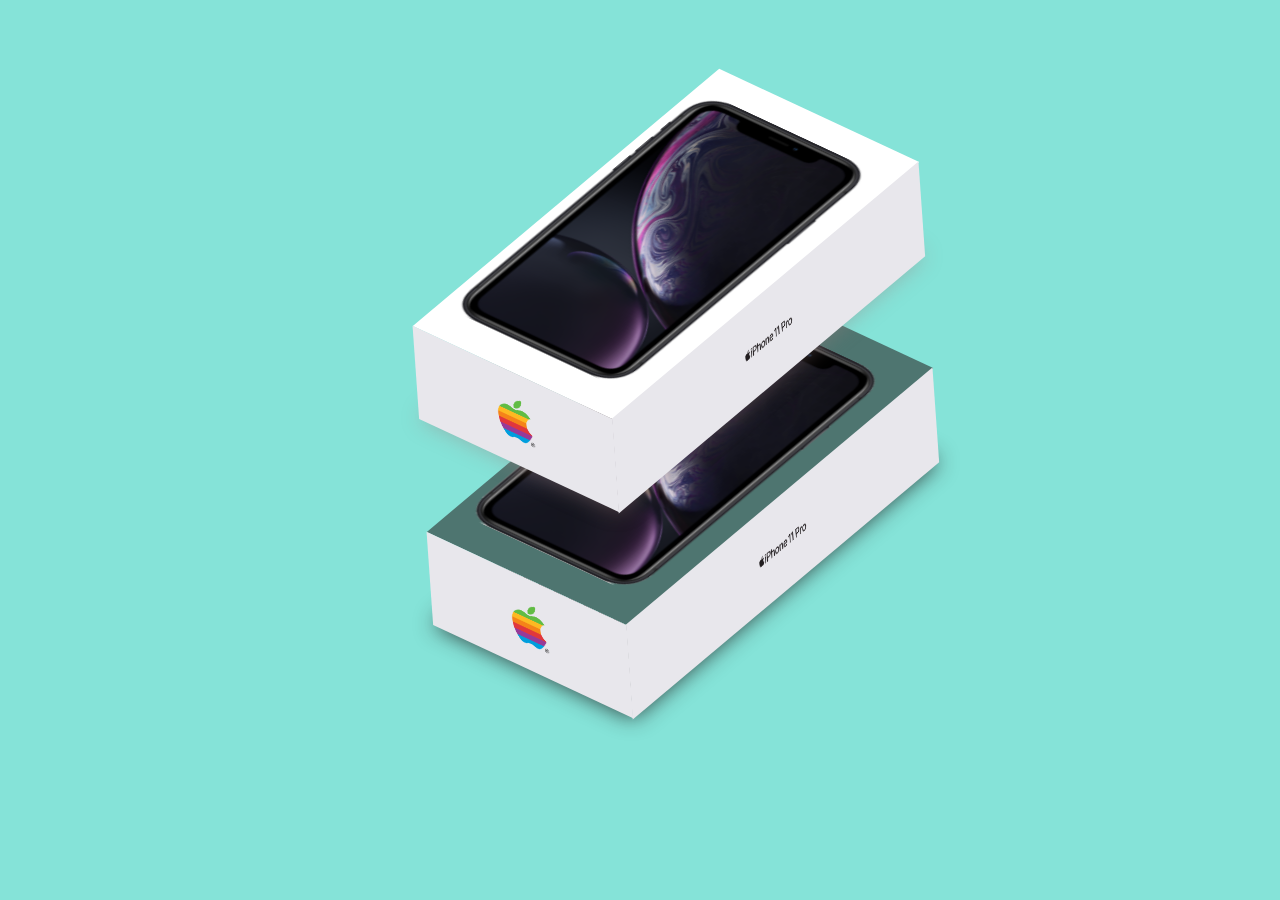
<file: apple-play/index.html>
<!DOCTYPE html>
<html lang="pt-BR">
<head>
    <meta charset="UTF-8">
    <meta name="viewport" content="width=device-width, initial-scale=1.0">
    <title>Document</title>
    <link rel="stylesheet" href="estilo.css">
    
</head>
<body>
    <div class="center">
        <div class="box">

        </div>
    </div>

    <div class="left">
        <div class="box02">

        </div>
    </div>
</body>
</html>
</file>
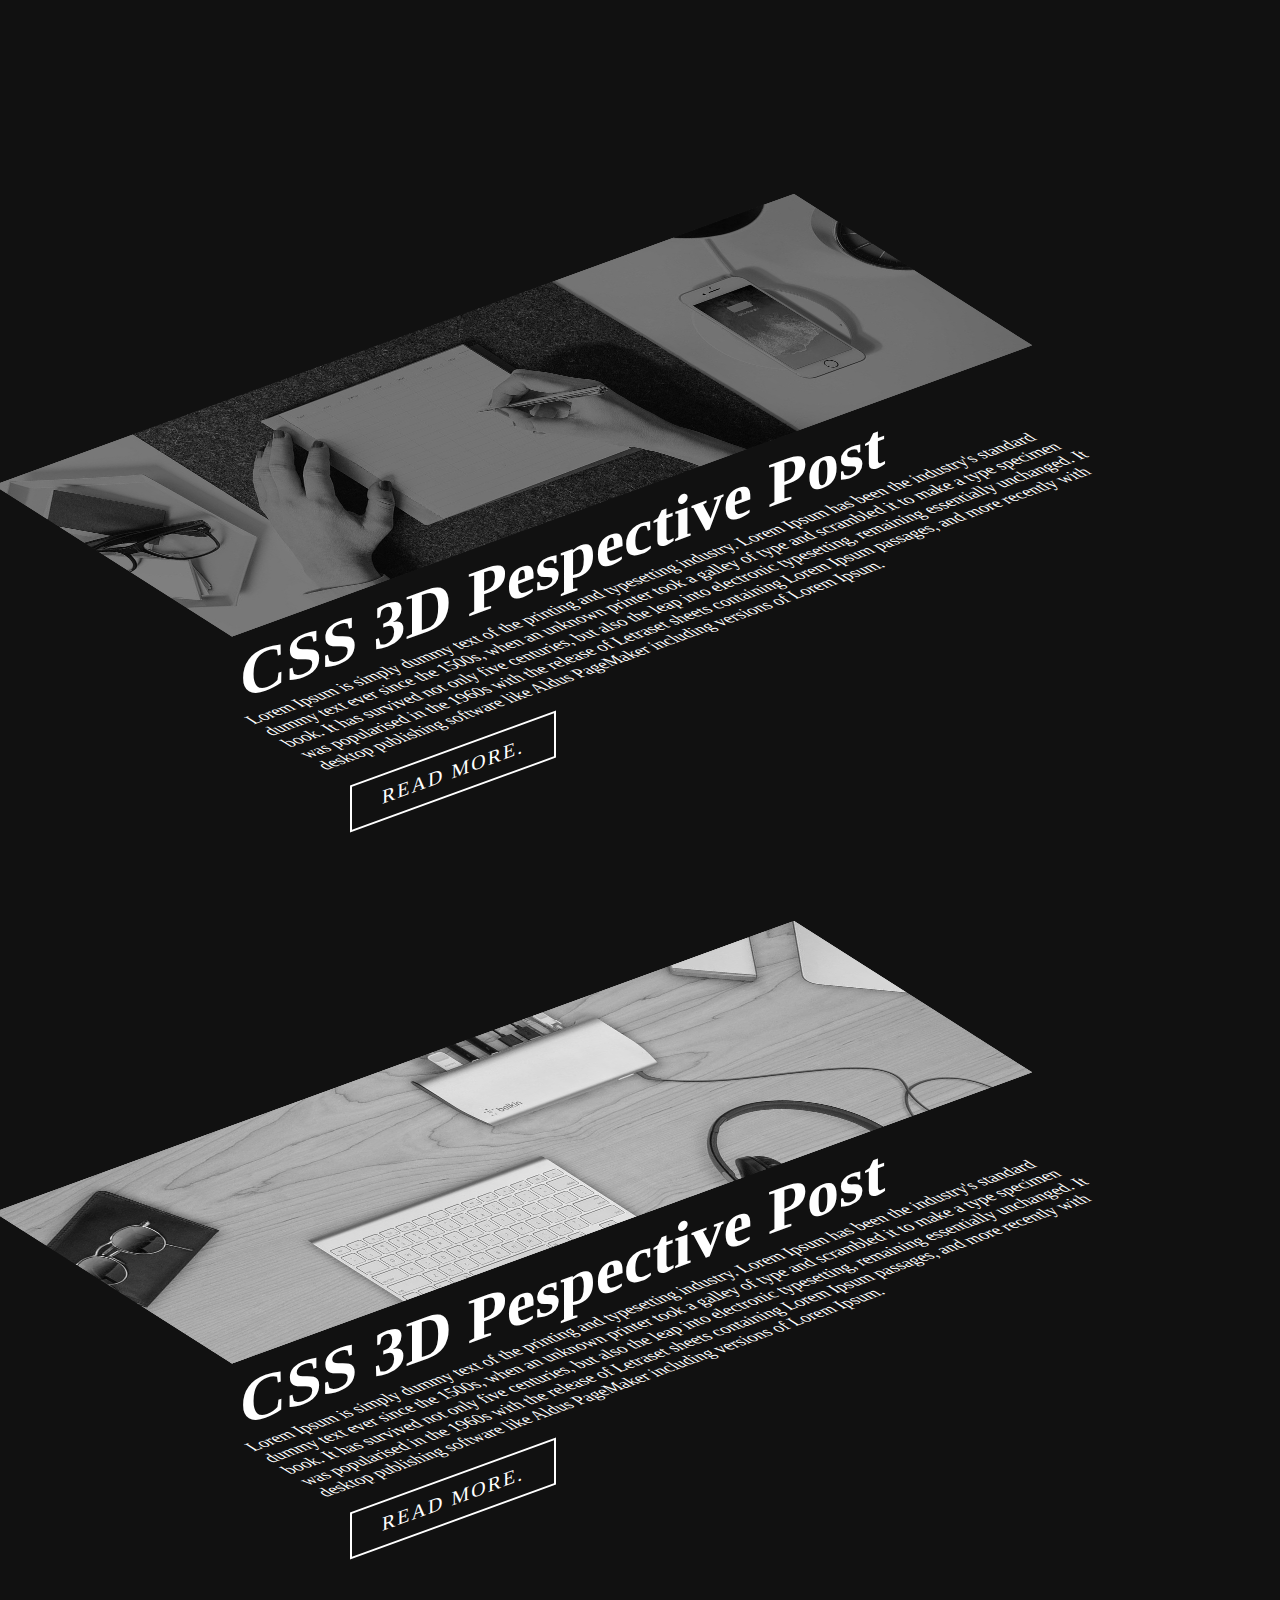
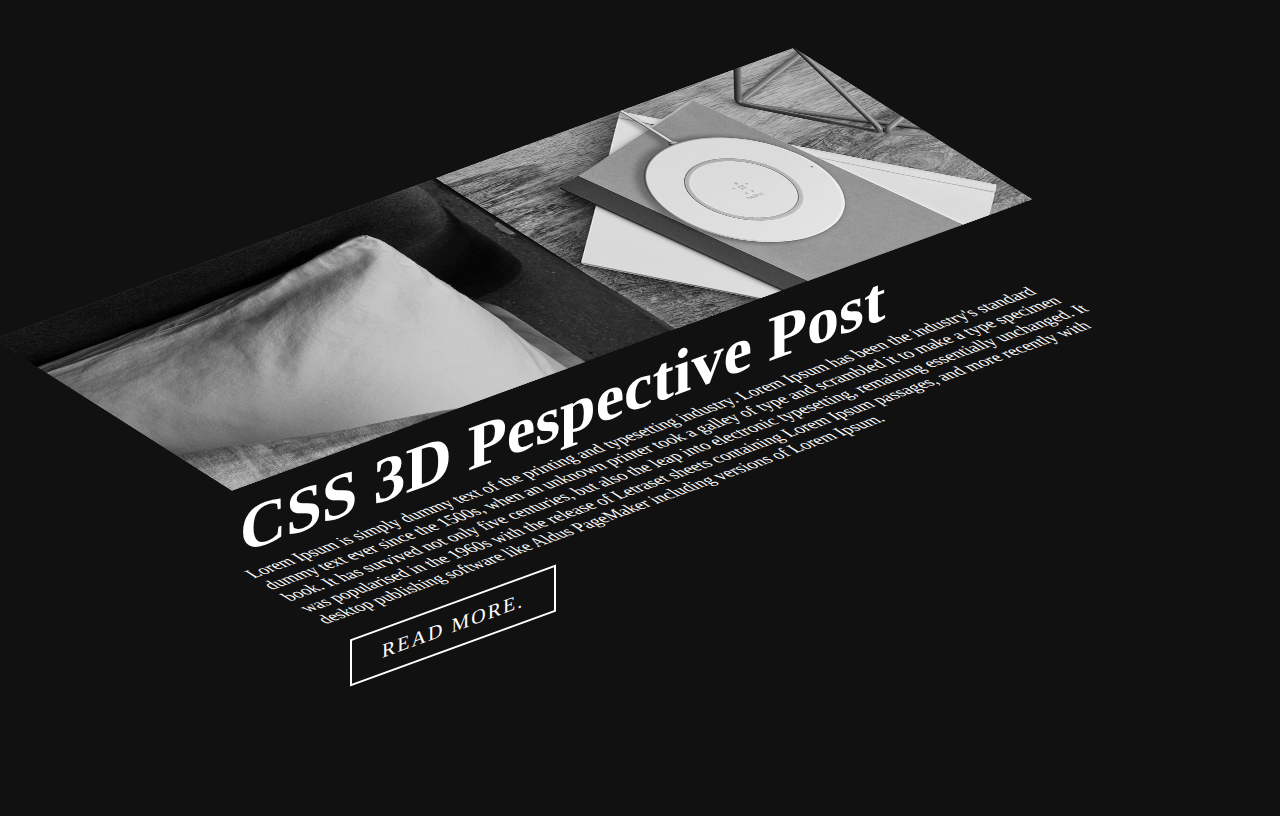
<file: efeito_3D/index.html>
<!DOCTYPE html>
<html lang="pt-BR">

<head>
    <link href="https://fonts.googleapis.com/css?family=Roboto&display=swap" rel="stylesheet">

    <meta charset="UTF-8">
    <meta name="viewport" content="width=device-width, initial-scale=1.0">
    <link rel="stylesheet" href="style.css">
    <title>Document</title>
</head>

<body>
    <div class="container">
        <div class="imgBx">
            <img src="./imagens/imagem01.jpg" alt="imagem01" >
            <img src="./imagens/imagem01.jpg" alt="imagem01" >
            <img src="./imagens/imagem01.jpg" alt="imagem01" >
        </div>
        <h2>CSS 3D Pespective Post</h2>
        <div class="skew">
            <p>Lorem Ipsum is simply dummy text of the printing and typesetting industry. Lorem Ipsum has been the
                industry's standard dummy text ever since the 1500s, when an unknown printer took a galley of type and
                scrambled it to make a type specimen book. It has survived not only five centuries, but also the leap
                into electronic typesetting, remaining essentially unchanged. It was popularised in the 1960s with the
                release of Letraset sheets containing Lorem Ipsum passages, and more recently with desktop publishing
                software like Aldus PageMaker including versions of Lorem Ipsum.</p>
                <a href="#">READ MORE.</a>
        </div>
    </div>

    <div class="container">
        <div class="imgBx">
            <img src="./imagens/imagem02.jpg" alt="imagem01" >
            <img src="./imagens/imagem02.jpg" alt="imagem01" >
            <img src="./imagens/imagem02.jpg" alt="imagem01" >
        </div>
        <h2>CSS 3D Pespective Post</h2>
        <div class="skew">
            <p>Lorem Ipsum is simply dummy text of the printing and typesetting industry. Lorem Ipsum has been the
                industry's standard dummy text ever since the 1500s, when an unknown printer took a galley of type and
                scrambled it to make a type specimen book. It has survived not only five centuries, but also the leap
                into electronic typesetting, remaining essentially unchanged. It was popularised in the 1960s with the
                release of Letraset sheets containing Lorem Ipsum passages, and more recently with desktop publishing
                software like Aldus PageMaker including versions of Lorem Ipsum.</p>
                <a href="#">READ MORE.</a>
        </div>
    </div>

    <div class="container">
        <div class="imgBx">
            <img src="./imagens/imagem03.jpg" alt="imagem01" >
            <img src="./imagens/imagem03.jpg" alt="imagem01" >
            <img src="./imagens/imagem03.jpg" alt="imagem01" >
        </div>
        <h2>CSS 3D Pespective Post</h2>
        <div class="skew">
            <p>Lorem Ipsum is simply dummy text of the printing and typesetting industry. Lorem Ipsum has been the
                industry's standard dummy text ever since the 1500s, when an unknown printer took a galley of type and
                scrambled it to make a type specimen book. It has survived not only five centuries, but also the leap
                into electronic typesetting, remaining essentially unchanged. It was popularised in the 1960s with the
                release of Letraset sheets containing Lorem Ipsum passages, and more recently with desktop publishing
                software like Aldus PageMaker including versions of Lorem Ipsum.</p>
                <a href="#">READ MORE.</a>
        </div>
    </div>
</body>

</html>
</file>
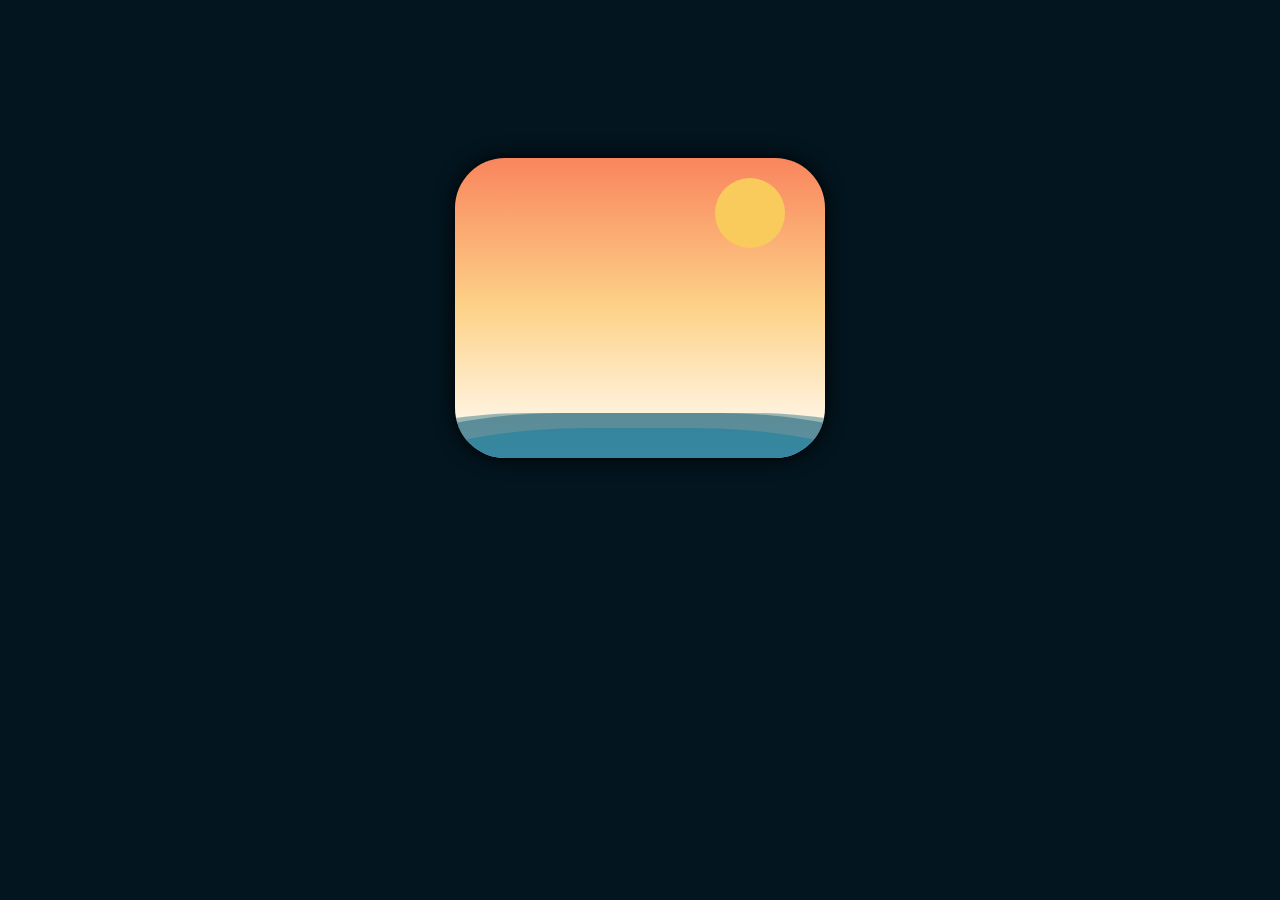
<file: efeito_water_part01/index.html>
<!DOCTYPE html>
<html lang="pt-BR">
<head>
    <meta charset="UTF-8">
    <meta name="viewport" content="width=device-width, initial-scale=1.0">
    <title>Document</title>
    <link rel="stylesheet" href="estilo.css" class="">
</head>
<body>
    <div id="container">
        <div class="wave-01"></div>
        <div class="wave-02"></div>
        <div class="wave-03"></div>
        <div class="sun">
        </div>
    </div>
</body>
</html>
</file>
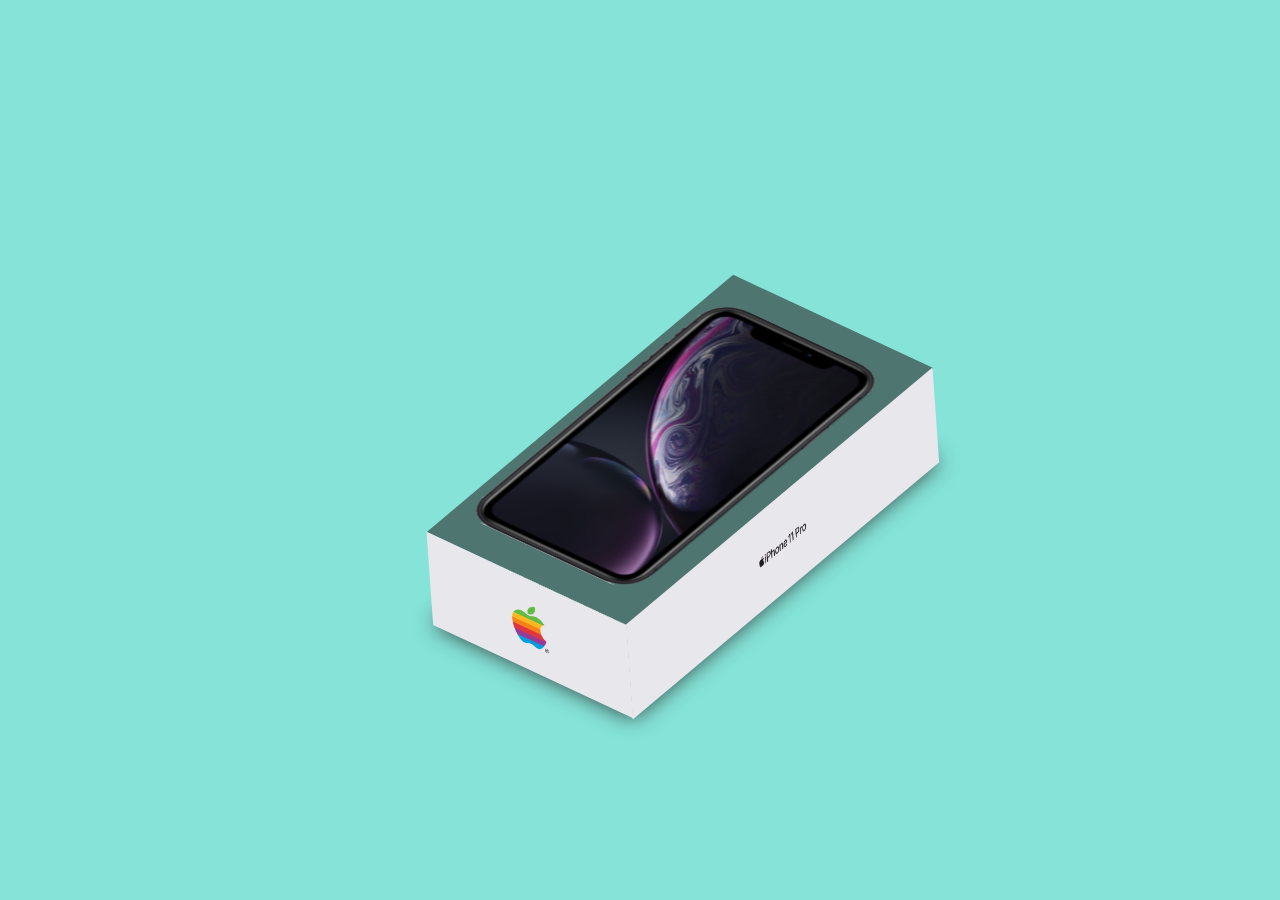
<file: apple_play_2/index02.html>
<!DOCTYPE html>
<html lang="pt-BR">
<head>
    <meta charset="UTF-8">
    <meta name="viewport" content="width=device-width, initial-scale=1.0">
    <title>Document</title>
    <link rel="stylesheet" href="estilo02.css">
</head>
<body>
    <div class="center">
        <div class="box">

        </div>
    </div>

    <div class="left">
        <div class="box02">

        </div>
    </div>
</body>
</html>
</file>
<file: apple-play/estilo.css>
body{
    margin: 0;
    padding: 0;
    background: rgb(133,227,216);
}
.center{
    position: absolute;
    top: 50%;
    left: 50%;
    transform: translate(-40%, -50%);
}

.box{
    position: relative;
    width: 400px;
    height: 200px;
    transform: perspective(500px) rotate(-40deg) skew(25deg);
    box-shadow: -90px 75px 20px rgba(32, 31, 31, 0.842);
    background: rgba(36, 30, 30, 0.562) url(iphonexr.png);
    background-size: 360px;
    background-repeat: no-repeat;
    background-position: 50% 50%;
    transition: 0.5s;
}

.box:hover{
    transform: perspective(500px) rotate(-40deg) skew(25deg)
    translate(50px,-50px);
    box-shadow: -150px 115px 100px rgba(155, 125, 125, 0.459);

}
.box:before{
    content: '';
    width: 90px;
    height: 100%;
    position: absolute;
    top: 0;
    left: 0;
    transform: skewY(-40deg) translate(-90px,-38px);
    background: #e8e7ec url(./500px-Apple_Computer_Logo_rainbow.svg.png);
    background-size: 40px;
    background-repeat: no-repeat;
    background-position: 50% 50%;

}

.box:after{
    content: "";
    width: 100%;
    height: 77px;
    position: absolute;
    bottom: 0;
    left: 0;
    transform: skew(-50deg) translate(45px,76px); /*COMO A LATERAL VAI FICAR*/
    background: #e8e7ec url(./imagens/iphone-11-pro-logo-1024x724.png);/*IMAGEM + COR DE FUNDO*/
    background-size: 90px;/*TAMANHO DA IMGEM*/
    background-repeat: no-repeat; /*PARA Q A IMAGEM NÃO SE REPITA*/
    background-position: 50% 50%; /*POSIÇÃO DA IMAGEM*/

}

/*SEGUNDA CAIXA*/
.left{ 
    position: absolute;
    top: 50%;
    left: 50%;
    bottom: -18%;
    left: 52%;
    transform: translate(-50%, -50%);
}

.box02{
    position: relative;
    width: 400px;
    height: 200px;
    transform: perspective(500px) rotate(-40deg) skew(25deg);
    box-shadow: -90px 75px 20px rgba(155, 125, 125, 0.459);
    background: #fff url(iphonexr.png);
    background-size: 360px;
    background-repeat: no-repeat;
    background-position: 50% 50%;
    transition: 0.5s;
}

.box02:hover{
    transform: perspective(500px) rotate(-40deg) skew(25deg)
    translate(50px,-50px);
    box-shadow: -150px 115px 100px rgba(155, 125, 125, 0.459);

}
.box02:before{
    content: '';
    width: 90px;
    height: 100%;
    position: absolute;
    top: 0;
    left: 0;
    transform: skewY(-40deg) translate(-90px,-38px);
    background: #e8e7ec url(./500px-Apple_Computer_Logo_rainbow.svg.png);
    background-size: 40px;
    background-repeat: no-repeat;
    background-position: 50% 50%;

}

.box02:after{
    content: "";
    width: 100%;
    height: 77px;
    position: absolute;
    bottom: 0;
    left: 0;
    transform: skew(-50deg) translate(45px,76px); /*COMO A LATERAL VAI FICAR*/
    background: #e8e7ec url(./imagens/iphone-11-pro-logo-1024x724.png);/*IMAGEM + COR DE FUNDO*/
    background-size: 90px;/*TAMANHO DA IMGEM*/
    background-repeat: no-repeat; /*PARA Q A IMAGEM NÃO SE REPITA*/
    background-position: 50% 50%; /*POSIÇÃO DA IMAGEM*/

}
</file>
<file: efeito_3D/style.css>
*{
    margin: 0;
    padding: 0;
    font-family: 'poppins';
}
body{
    display: flex;
    justify-content: center;
    align-items: center;
    background: #111;
    flex-direction: column;
}

.container{
    position: relative;
    margin-top: 250px;
    max-width: 800px;
    transform: skewY(-20deg);
}

.container .imgBx{
    position: relative;
    width: 100%;
    height: 246px;
    transform-origin: bottom;
    transform: skewX(45deg);
}

.container .imgBx img{
    position: absolute;
    top: 0;
    left: 0;
    filter: grayscale(1);/*filtro na foto*/
    max-width: 100%;
    transition: 0.5s;
}

.container .imgBx:hover img:nth-child(3){
    transform: translate(100px,-100px);
}
.container .imgBx:hover img:nth-child(2){
    transform: translate(50px,-50px);
    opacity: 0.5;
}
.container .imgBx:hover img:nth-child(1){
    transform: translate(0px,0px);
    opacity: 0.1;
}

h2{
    font-family: 'Roboto', ;
    position: relative;
    color: #fff;
    font-size: 4em;
}
.container .skew{
    transform-origin: top;
    transform: skewX(45deg);
}

.container .skew p{
    color: #fff;
    font: 1.2em;
    
    font-family: 'Open Sans', ;
}

.container .skew a{
    position: relative;
    padding: 10px 30px;
    display: inline-block;
    background: transparent;
    color: #fff;
    transform-origin: top;
    margin-top: 20px;
    border: 2px solid #fff;
    transform: skewX(-45deg);
    text-decoration: none;
    letter-spacing: 2px;
    font-size: 20px;
    transition: 0.5s;
}

.container .skew a:hover{
    background: #fff;
    color: #000;
}
</file>
<file: efeito_water_part01/estilo.css>
body{
    background: #03151f;
    
}

#container{
    width: 370px; /*largura*/
    height: 300px;/*altura*/
    position: relative;
    left: 50%; /*centro*/
    top: 300px; /*posição do quadrado - é + p centro*/
    transform: translate(-50%,-50%); /*ajudam com que o quadrado fique no centro*/
    border-radius: 50px; /*formato do quadrado*/
    box-shadow: 0px 0px 20px #000;
    background: linear-gradient(#f9855d,#fdd288,white);
    overflow: hidden;/*para esconder as ondas q ficaram fora do quadrado*/
}

.sun{
    /*largura e altura do sol*/
    width: 70px; 
    height: 70px;

    position: absolute;
    /*posição do sol dentro do quadrado*/
    top: 20px;
    right: 40px;
    /*cor*/
    background-color: #f9cb5d;
    /*formato do sol*/
    border-radius: 50%;
}

.wave-01{
    position: absolute;
    width: 300%;
    height: 300%;
    left: -100%;
    top: 90%; /*tamanho da onda perto do sol*/
    background-color: rgba(0,190,255, 0.4);
    border-radius: 45%;
    /*animação das aguas e o nome "rotate"*/
    animation: rotate 7s linear infinite; 
    

}

.wave-02{
    position: absolute;
    width: 300%;
    height: 300%;
    left: -100%;
    top: 85%; /*tamanho da onda perto do sol*/
    background-color: rgba(0,70,110, 0.4);
    border-radius: 43%;
    animation: rotate 5s linear infinite;

}

.wave-03{
    position: absolute;
    width: 300%;
    height: 300%;
    left: -100%;
    top: 85%; /*tamanho da onda perto do sol*/
    background-color: rgba(0,90,110, 0.4);
    border-radius: 40%;
    animation: rotate 6s linear infinite;

}

/*animação das aguas*/
@keyframes rotate{
    100%{ transform: rotate(360deg);}
}
</file>
<file: apple_play_2/estilo02.css>
body{
    margin: 0;
    padding: 0;
    background: rgb(133,227,216);
}
.center{
    position: absolute;
    top: 50%;
    left: 50%;
    transform: translate(-40%, -50%);
}

.box{
    position: relative;
    width: 400px;
    height: 200px;
    transform: perspective(500px) rotate(-40deg) skew(25deg);
    box-shadow: -90px 75px 20px rgba(32, 31, 31, 0.842);
    background: rgba(36, 30, 30, 0.562) url(./imagens/iphonexr.png);
    background-size: 360px;
    background-repeat: no-repeat;
    background-position: 50% 50%;
    transition: 0.5s;
}

.box:hover{
    transform: perspective(500px) rotate(-40deg) skew(25deg)
    translate(50px,-50px);
    box-shadow: -150px 115px 100px rgba(155, 125, 125, 0.459);

}
.box:before{
    content: '';
    width: 90px;
    height: 100%;
    position: absolute;
    top: 0;
    left: 0;
    transform: skewY(-40deg) translate(-90px,-38px);
    background: #e8e7ec url(./imagens/500px-Apple_Computer_Logo_rainbow.svg.png);
    background-size: 40px;
    background-repeat: no-repeat;
    background-position: 50% 50%;

}

.box:after{
    content: "";
    width: 100%;
    height: 77px;
    position: absolute;
    bottom: 0;
    left: 0;
    transform: skew(-50deg) translate(45px,76px); /*COMO A LATERAL VAI FICAR*/
    background: #e8e7ec url(./imagens/iphone-11-pro-logo-1024x724.png);/*IMAGEM + COR DE FUNDO*/
    background-size: 90px;/*TAMANHO DA IMGEM*/
    background-repeat: no-repeat; /*PARA Q A IMAGEM NÃO SE REPITA*/
    background-position: 50% 50%; /*POSIÇÃO DA IMAGEM*/

}
</file>
